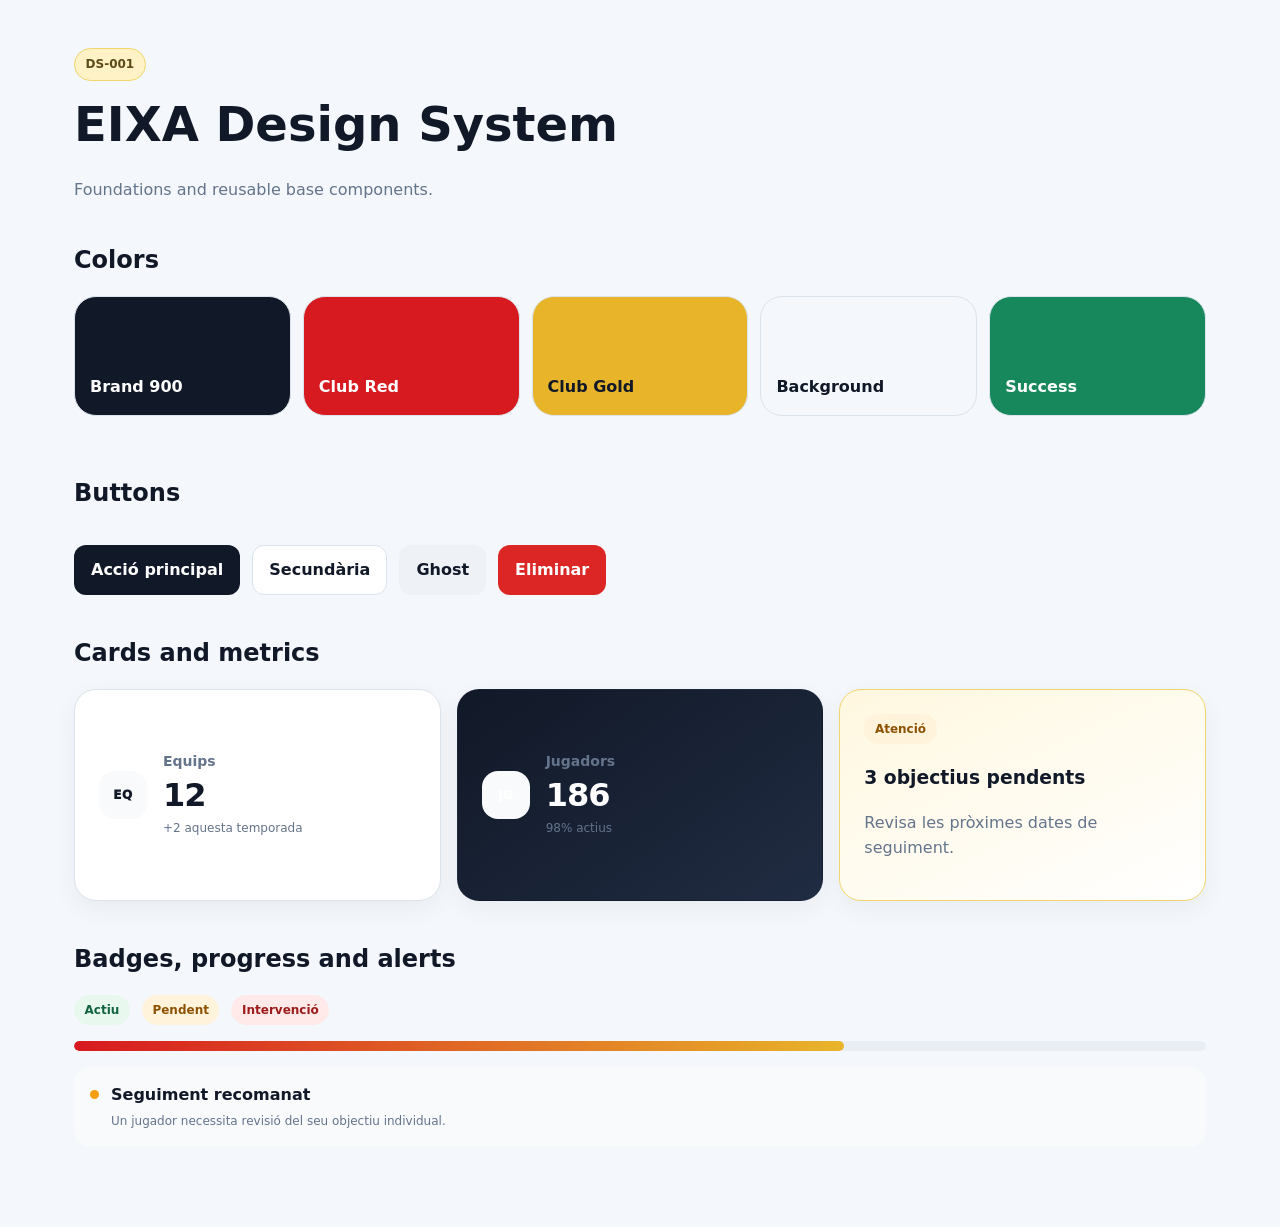
<file: design-system.html>
<!doctype html>
<html lang="ca">
<head>
  <meta charset="utf-8">
  <meta name="viewport" content="width=device-width, initial-scale=1">
  <title>EIXA Design System · DS-001</title>
  <link rel="stylesheet" href="src/design/index.css">
  <style>
    .ds-shell{max-width:1180px;margin:auto;padding:48px 24px 80px}.ds-header{margin-bottom:40px}.ds-header h1{font-size:var(--eixa-font-size-3xl);margin:.4rem 0}.ds-group{margin-top:40px}.ds-group h2{margin-bottom:16px}.swatches{display:grid;grid-template-columns:repeat(auto-fit,minmax(150px,1fr));gap:12px}.swatch{height:120px;border-radius:var(--eixa-radius-lg);padding:15px;display:flex;align-items:flex-end;font-weight:850;border:1px solid var(--eixa-color-border)}
  </style>
</head>
<body>
  <main class="ds-shell">
    <header class="ds-header"><span class="eixa-badge eixa-badge--gold">DS-001</span><h1>EIXA Design System</h1><p class="eixa-text-muted">Foundations and reusable base components.</p></header>
    <section class="ds-group"><h2>Colors</h2><div class="swatches"><div class="swatch" style="background:#111827;color:white">Brand 900</div><div class="swatch" style="background:#d71920;color:white">Club Red</div><div class="swatch" style="background:#e8b52a">Club Gold</div><div class="swatch" style="background:#f4f7fb">Background</div><div class="swatch" style="background:#16885b;color:white">Success</div></div></section>
    <section class="ds-group eixa-stack"><h2>Buttons</h2><div class="eixa-cluster"><button class="eixa-button eixa-button--primary">Acció principal</button><button class="eixa-button eixa-button--secondary">Secundària</button><button class="eixa-button eixa-button--ghost">Ghost</button><button class="eixa-button eixa-button--danger">Eliminar</button></div></section>
    <section class="ds-group"><h2>Cards and metrics</h2><div class="eixa-grid-3"><article class="eixa-card eixa-metric"><div class="eixa-metric__icon">EQ</div><div><span class="eixa-metric__label">Equips</span><strong class="eixa-metric__value">12</strong><small class="eixa-metric__help">+2 aquesta temporada</small></div></article><article class="eixa-card eixa-card--dark eixa-metric"><div class="eixa-metric__icon">JG</div><div><span class="eixa-metric__label">Jugadors</span><strong class="eixa-metric__value">186</strong><small class="eixa-metric__help">98% actius</small></div></article><article class="eixa-card eixa-card--gold"><span class="eixa-badge eixa-badge--warning">Atenció</span><h3>3 objectius pendents</h3><p class="eixa-text-muted">Revisa les pròximes dates de seguiment.</p></article></div></section>
    <section class="ds-group"><h2>Badges, progress and alerts</h2><div class="eixa-stack"><div class="eixa-cluster"><span class="eixa-badge eixa-badge--success">Actiu</span><span class="eixa-badge eixa-badge--warning">Pendent</span><span class="eixa-badge eixa-badge--danger">Intervenció</span></div><div class="eixa-progress"><div class="eixa-progress__value" style="width:68%"></div></div><div class="eixa-alert eixa-alert--warning"><span class="eixa-alert__dot"></span><div><strong>Seguiment recomanat</strong><p>Un jugador necessita revisió del seu objectiu individual.</p></div></div></div></section>
  </main>
</body>
</html>
</file>
<file: src/design/index.css>
@import url('./tokens.css');
@import url('./foundation.css');
@import url('./components.css');
@import url('./utilities.css');
</file>
